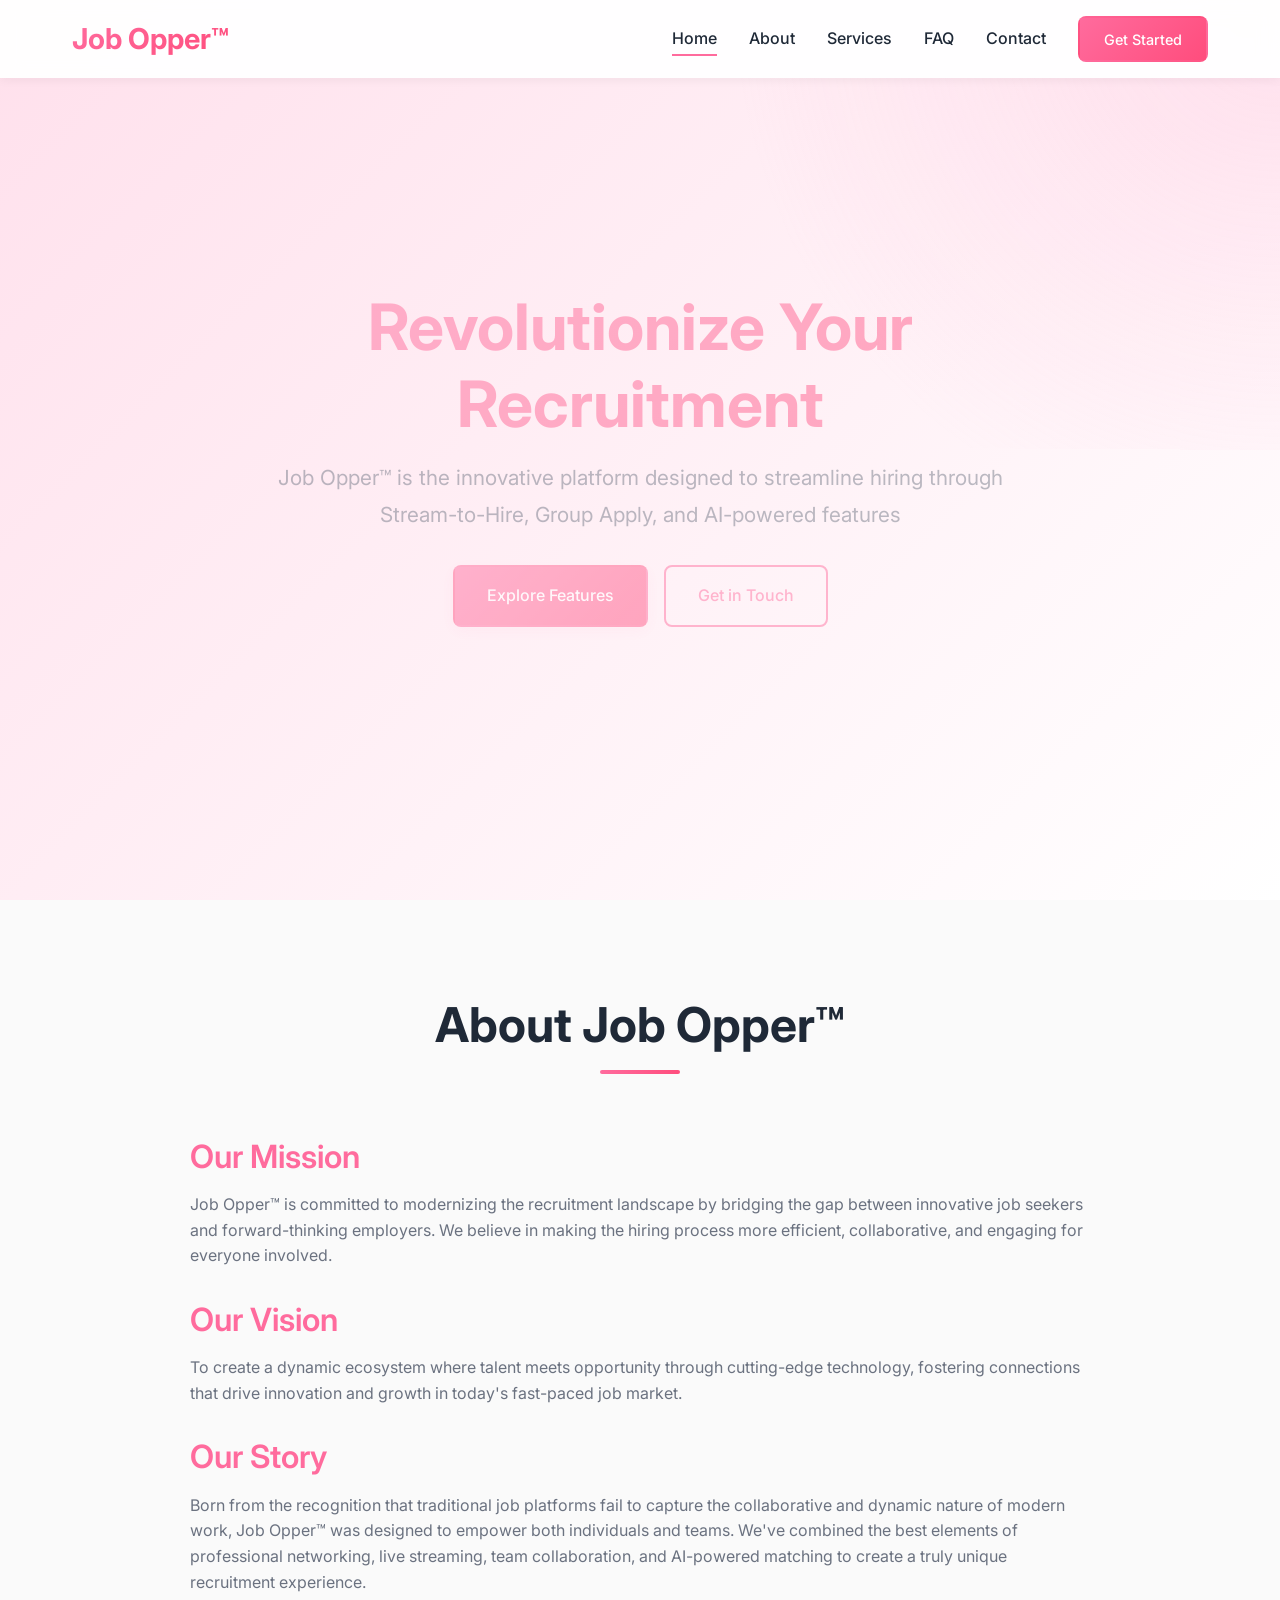
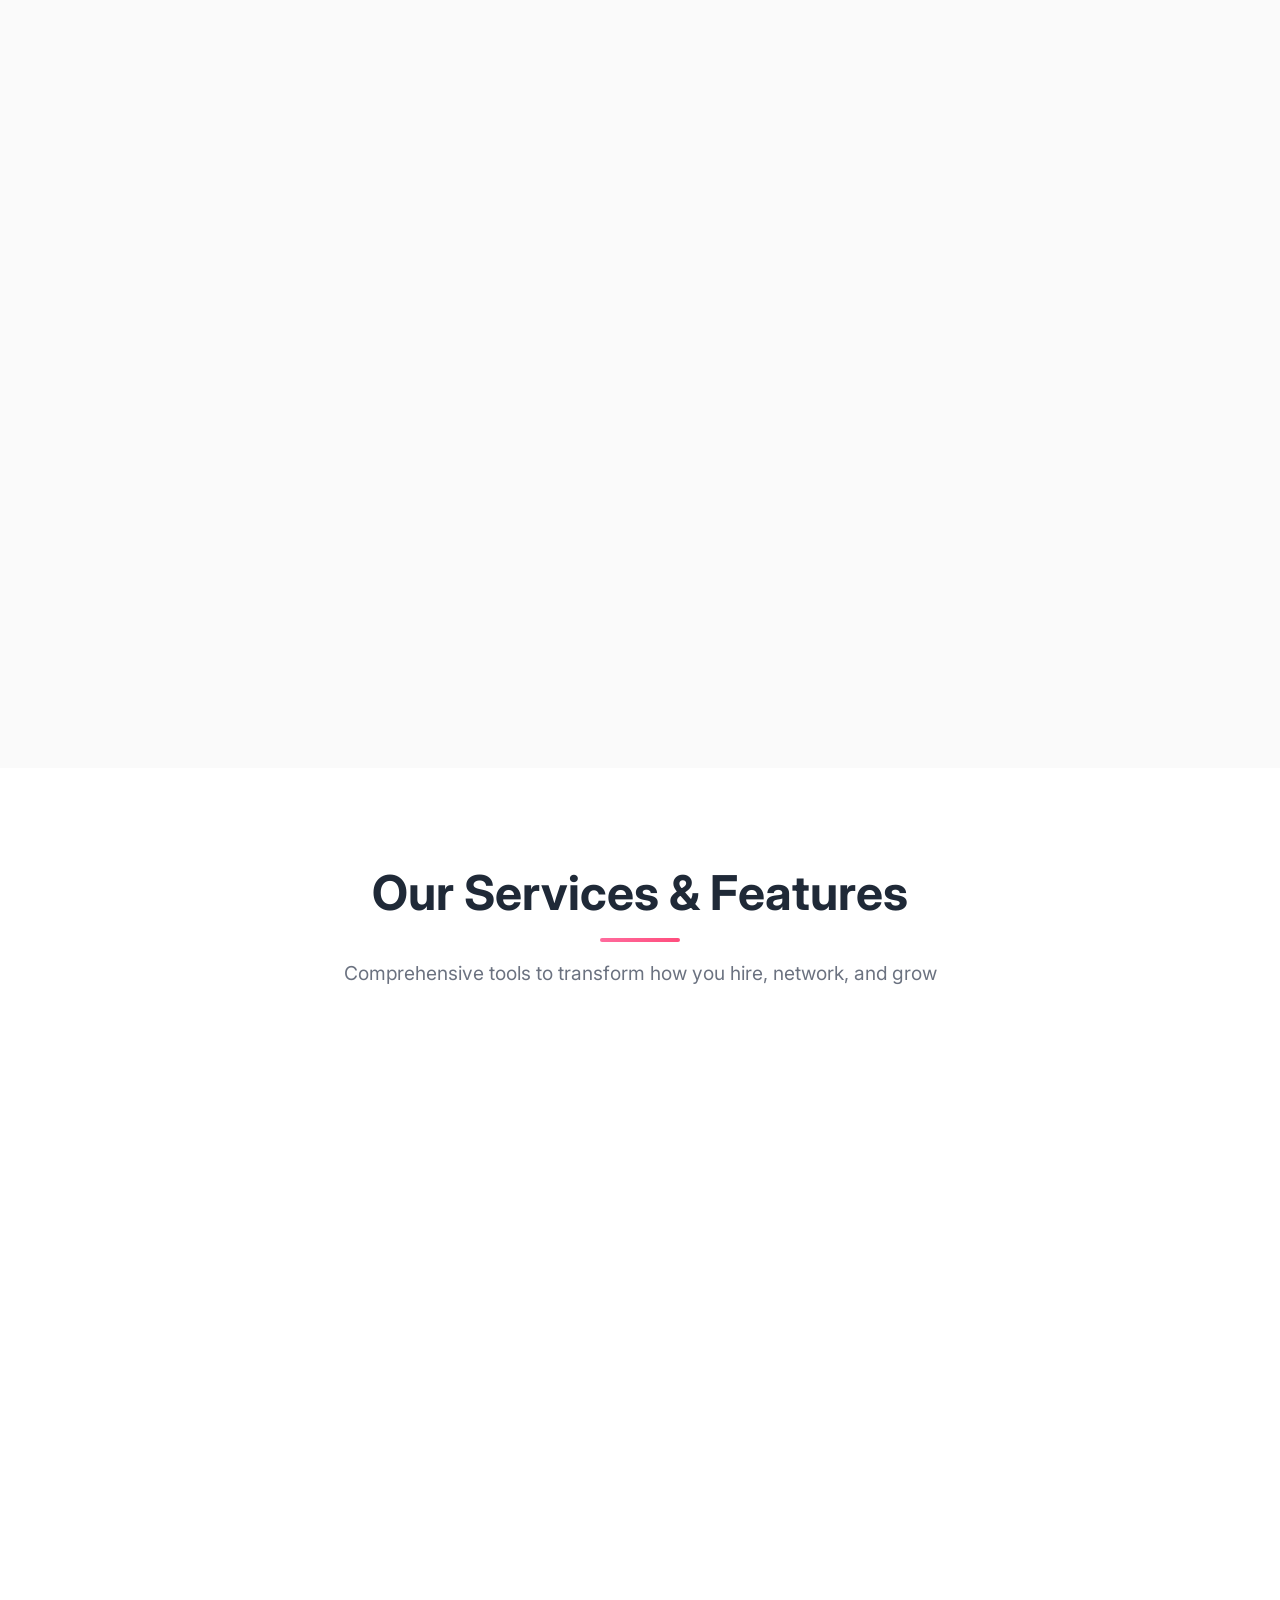
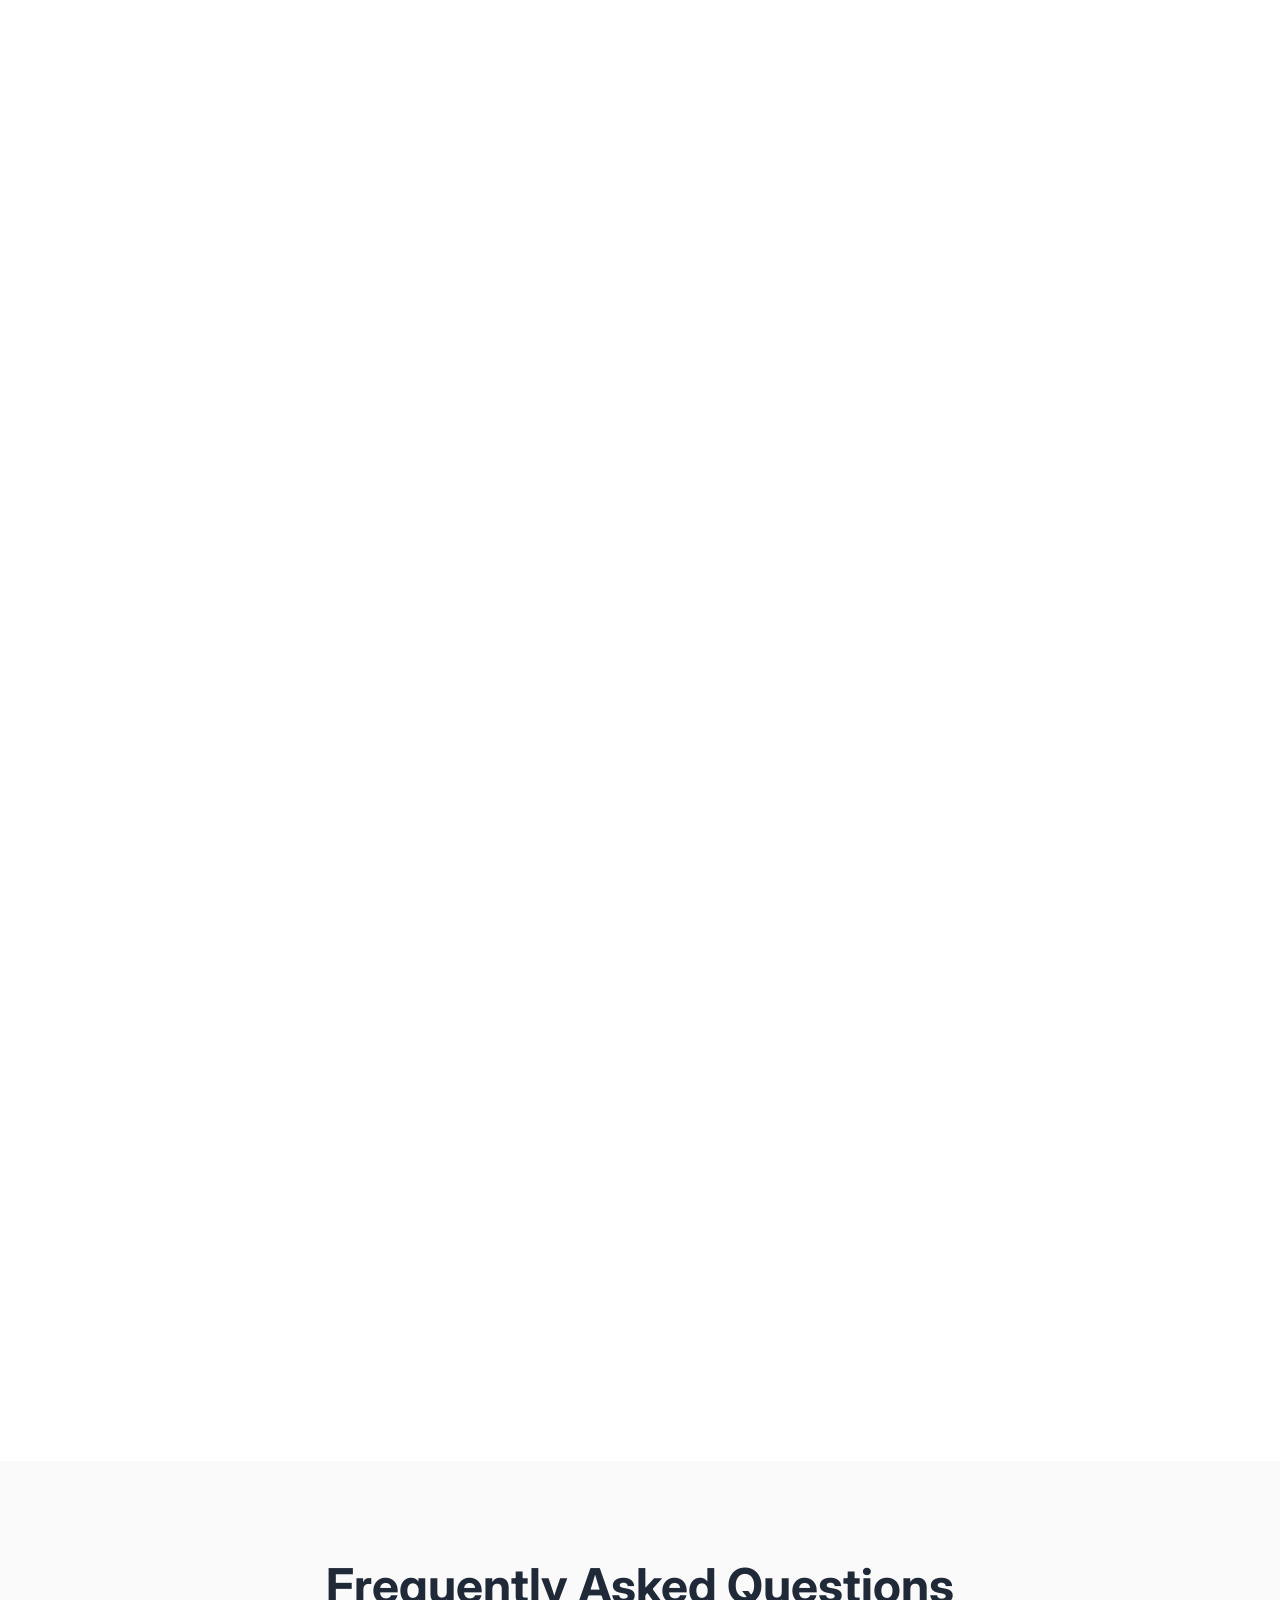
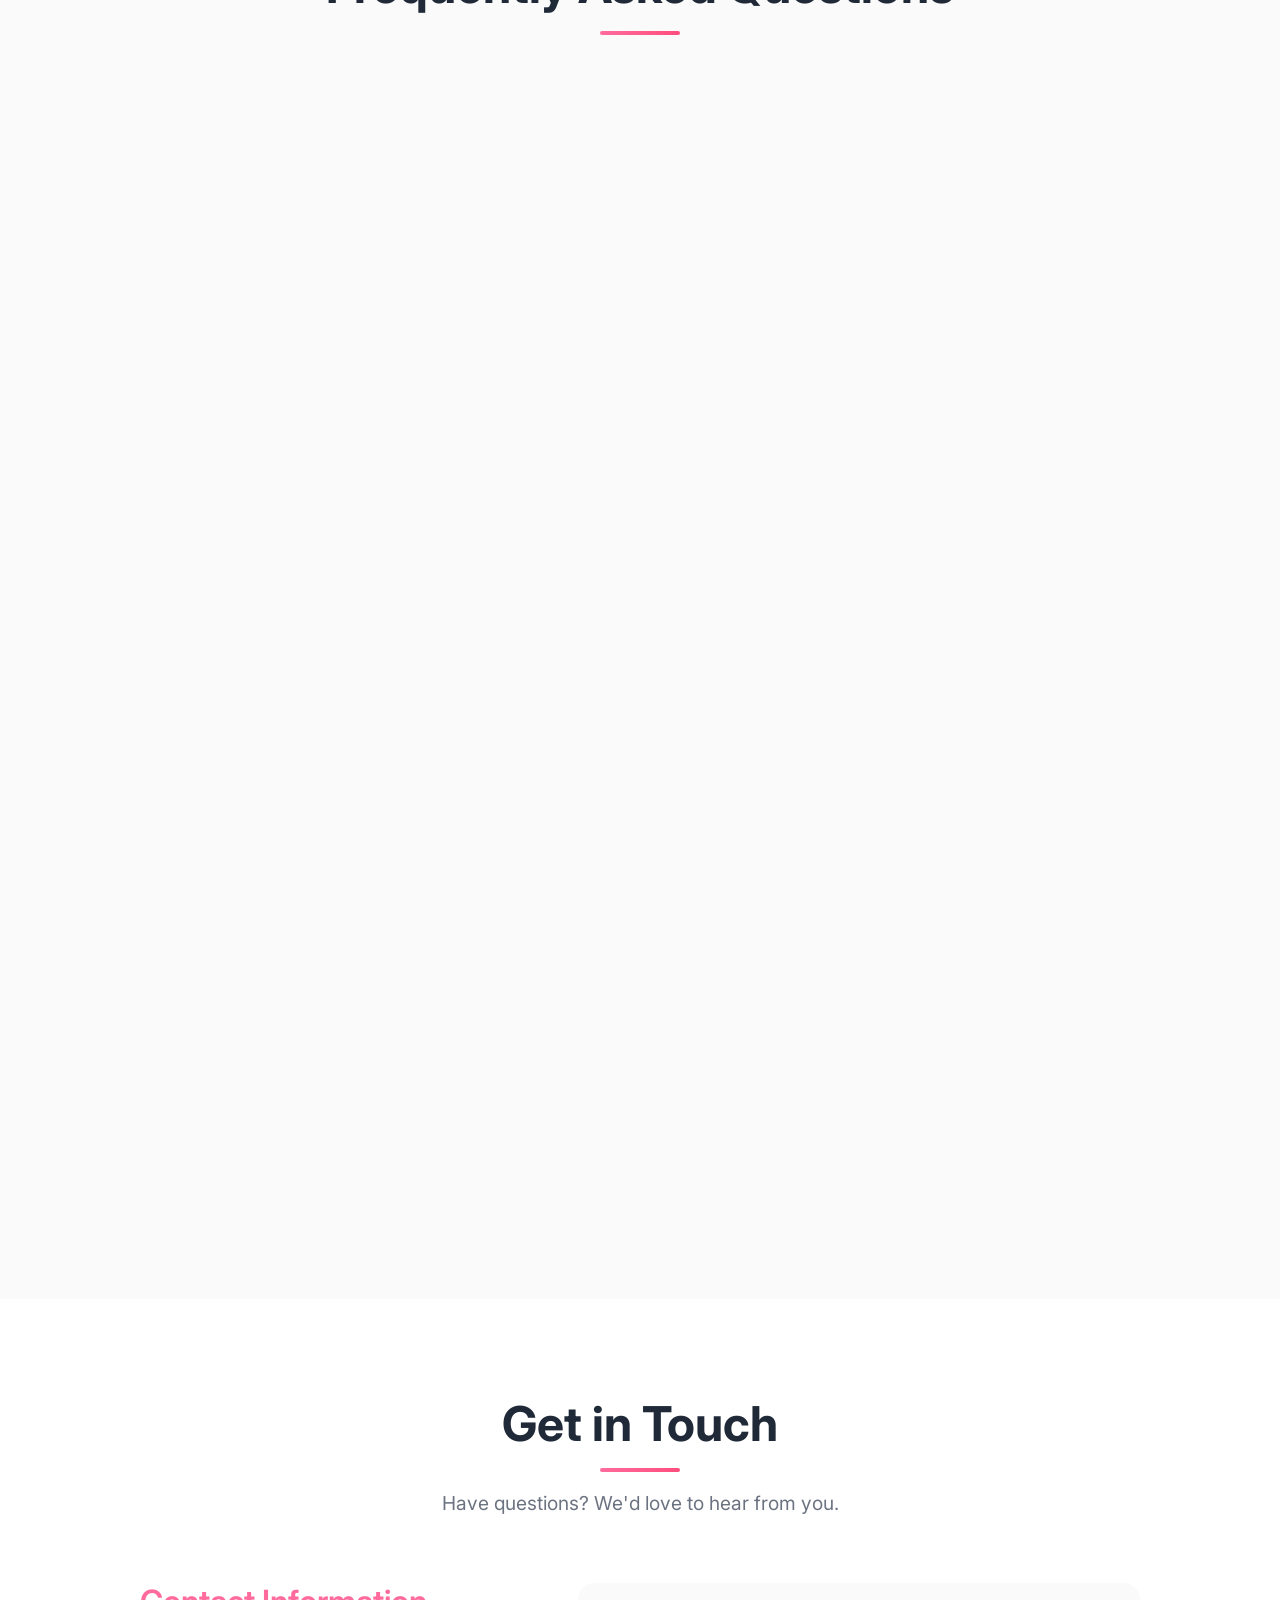
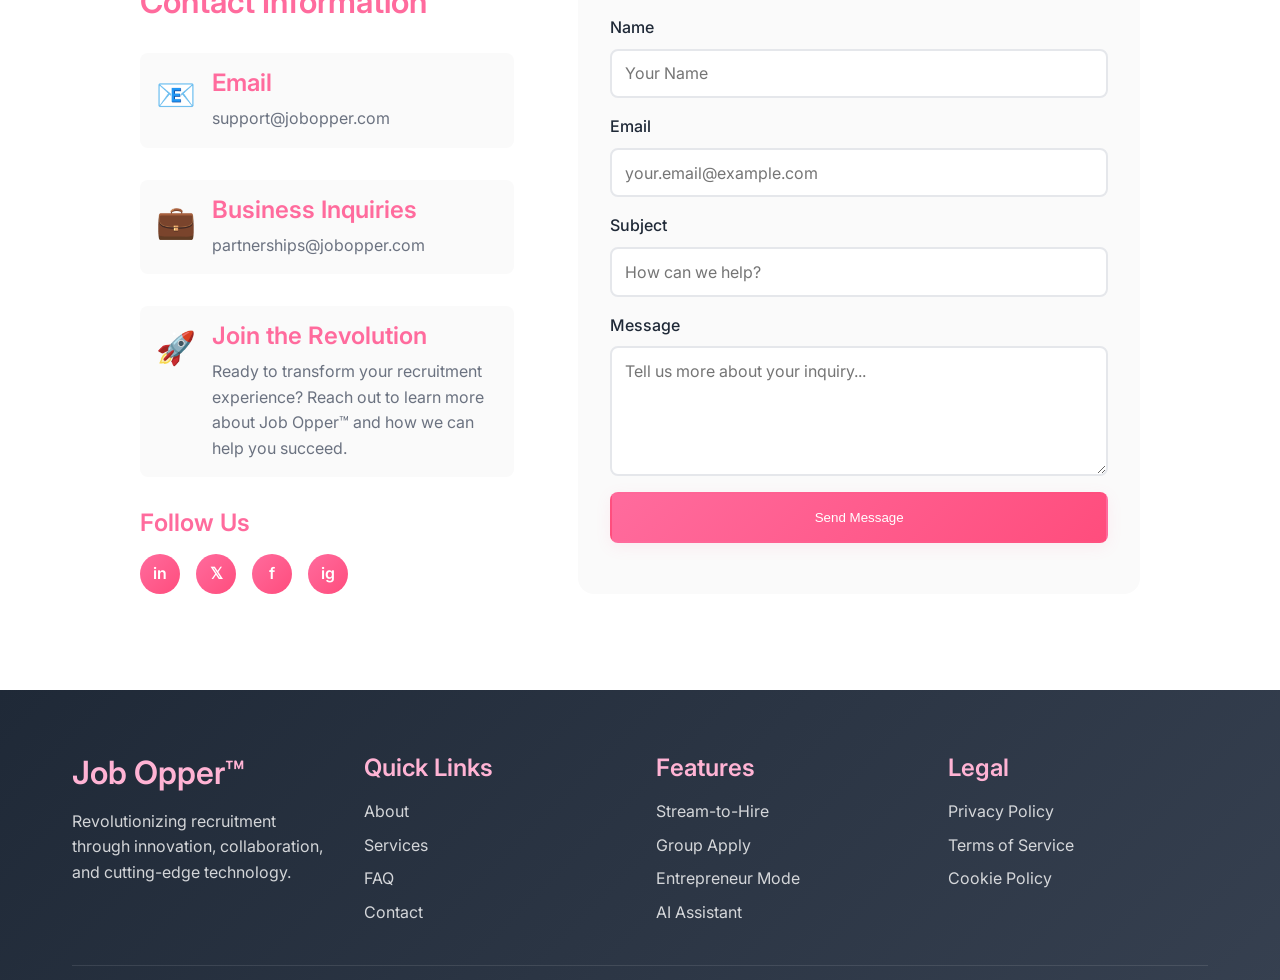
<file: index.html>
<!DOCTYPE html>
<html lang="en">
<head>
    <meta charset="UTF-8">
    <meta name="viewport" content="width=device-width, initial-scale=1.0">
    <meta http-equiv="refresh" content="0; url=job-opper-website/index.html">
    <title>Redirecting to Job Opper™...</title>
    <style>
        body {
            font-family: 'Inter', sans-serif;
            display: flex;
            justify-content: center;
            align-items: center;
            height: 100vh;
            margin: 0;
            background: linear-gradient(135deg, #ffe0ec 0%, #ffffff 100%);
        }
        .loader {
            text-align: center;
        }
        .spinner {
            width: 50px;
            height: 50px;
            border: 5px solid #ffe0ec;
            border-top: 5px solid #ff6b9d;
            border-radius: 50%;
            animation: spin 1s linear infinite;
            margin: 0 auto 20px;
        }
        @keyframes spin {
            0% { transform: rotate(0deg); }
            100% { transform: rotate(360deg); }
        }
        h1 {
            color: #ff6b9d;
            font-size: 24px;
        }
        p {
            color: #6b7280;
        }
        a {
            color: #ff6b9d;
            text-decoration: none;
            font-weight: 600;
        }
    </style>
</head>
<body>
    <div class="loader">
        <div class="spinner"></div>
        <h1>Redirecting to Job Opper™...</h1>
        <p>If you are not redirected, <a href="job-opper-website/index.html">click here</a>.</p>
    </div>
</body>
</html>
</file>
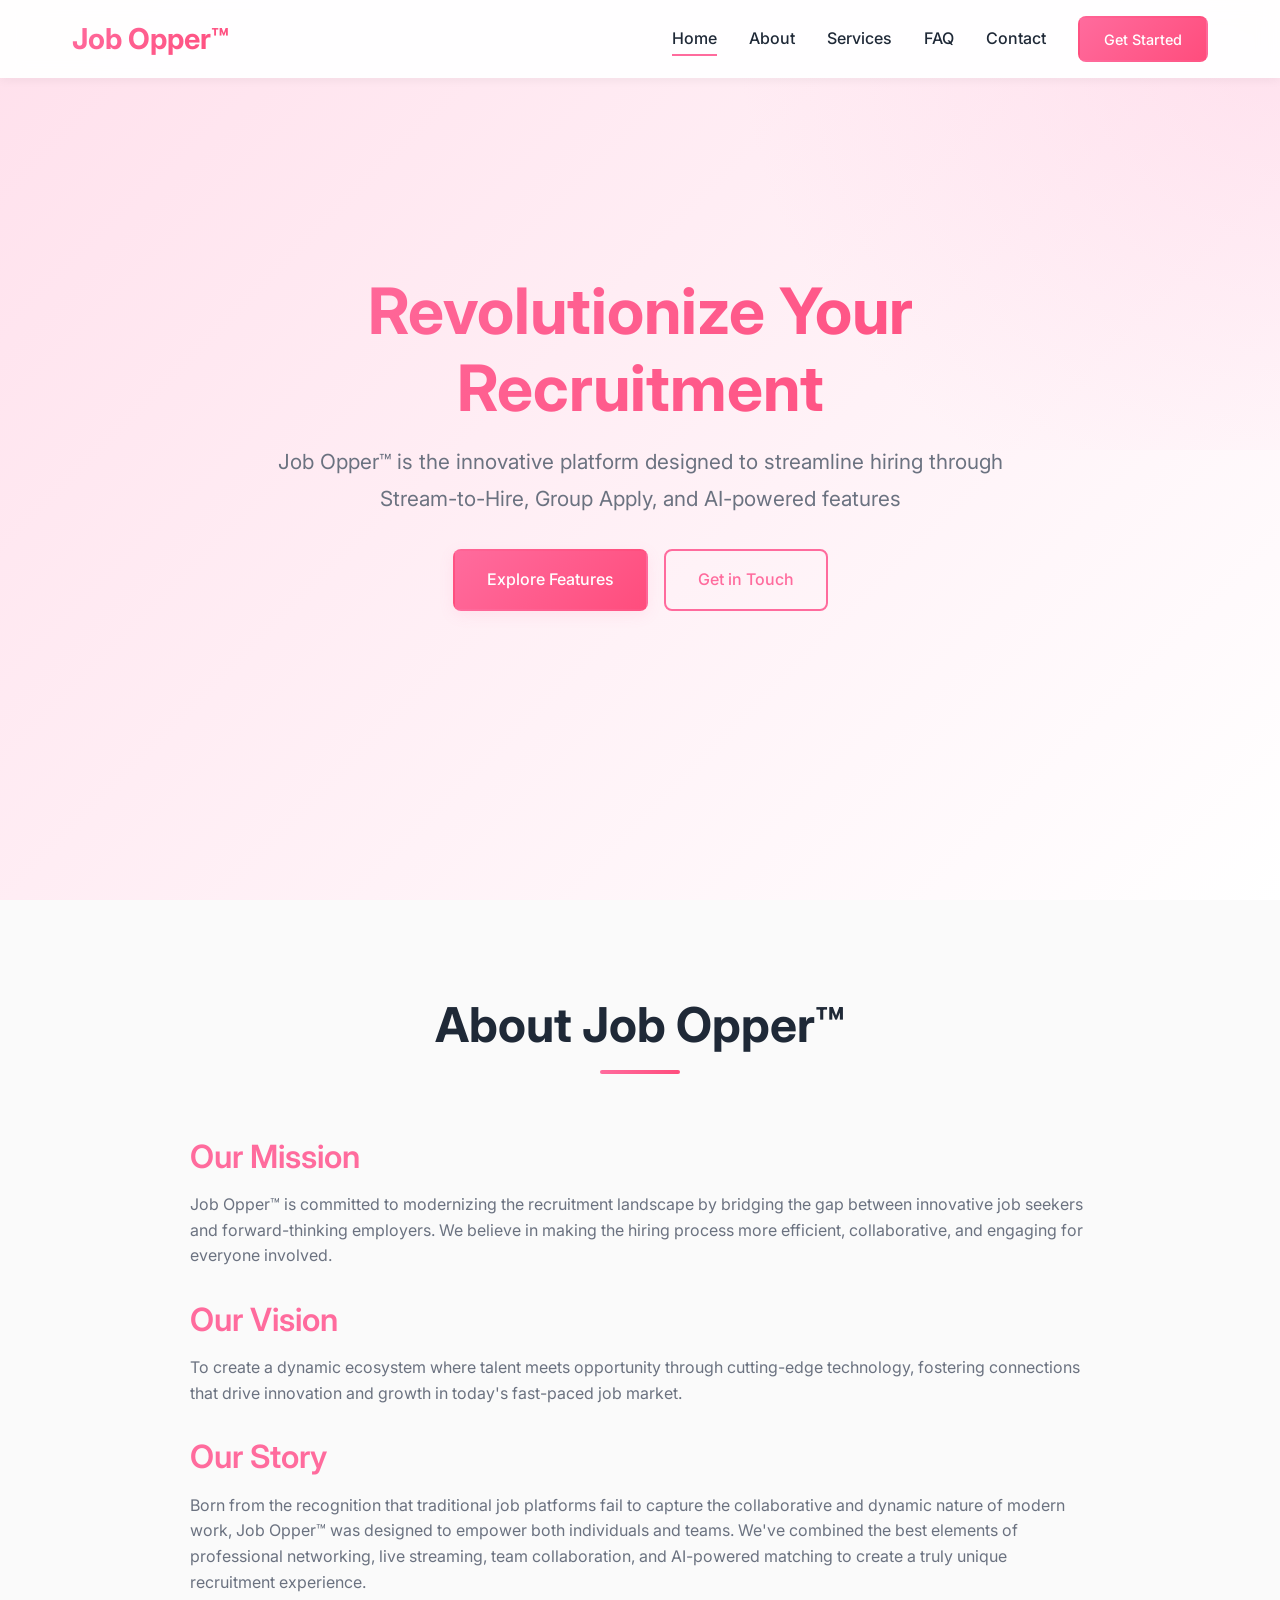
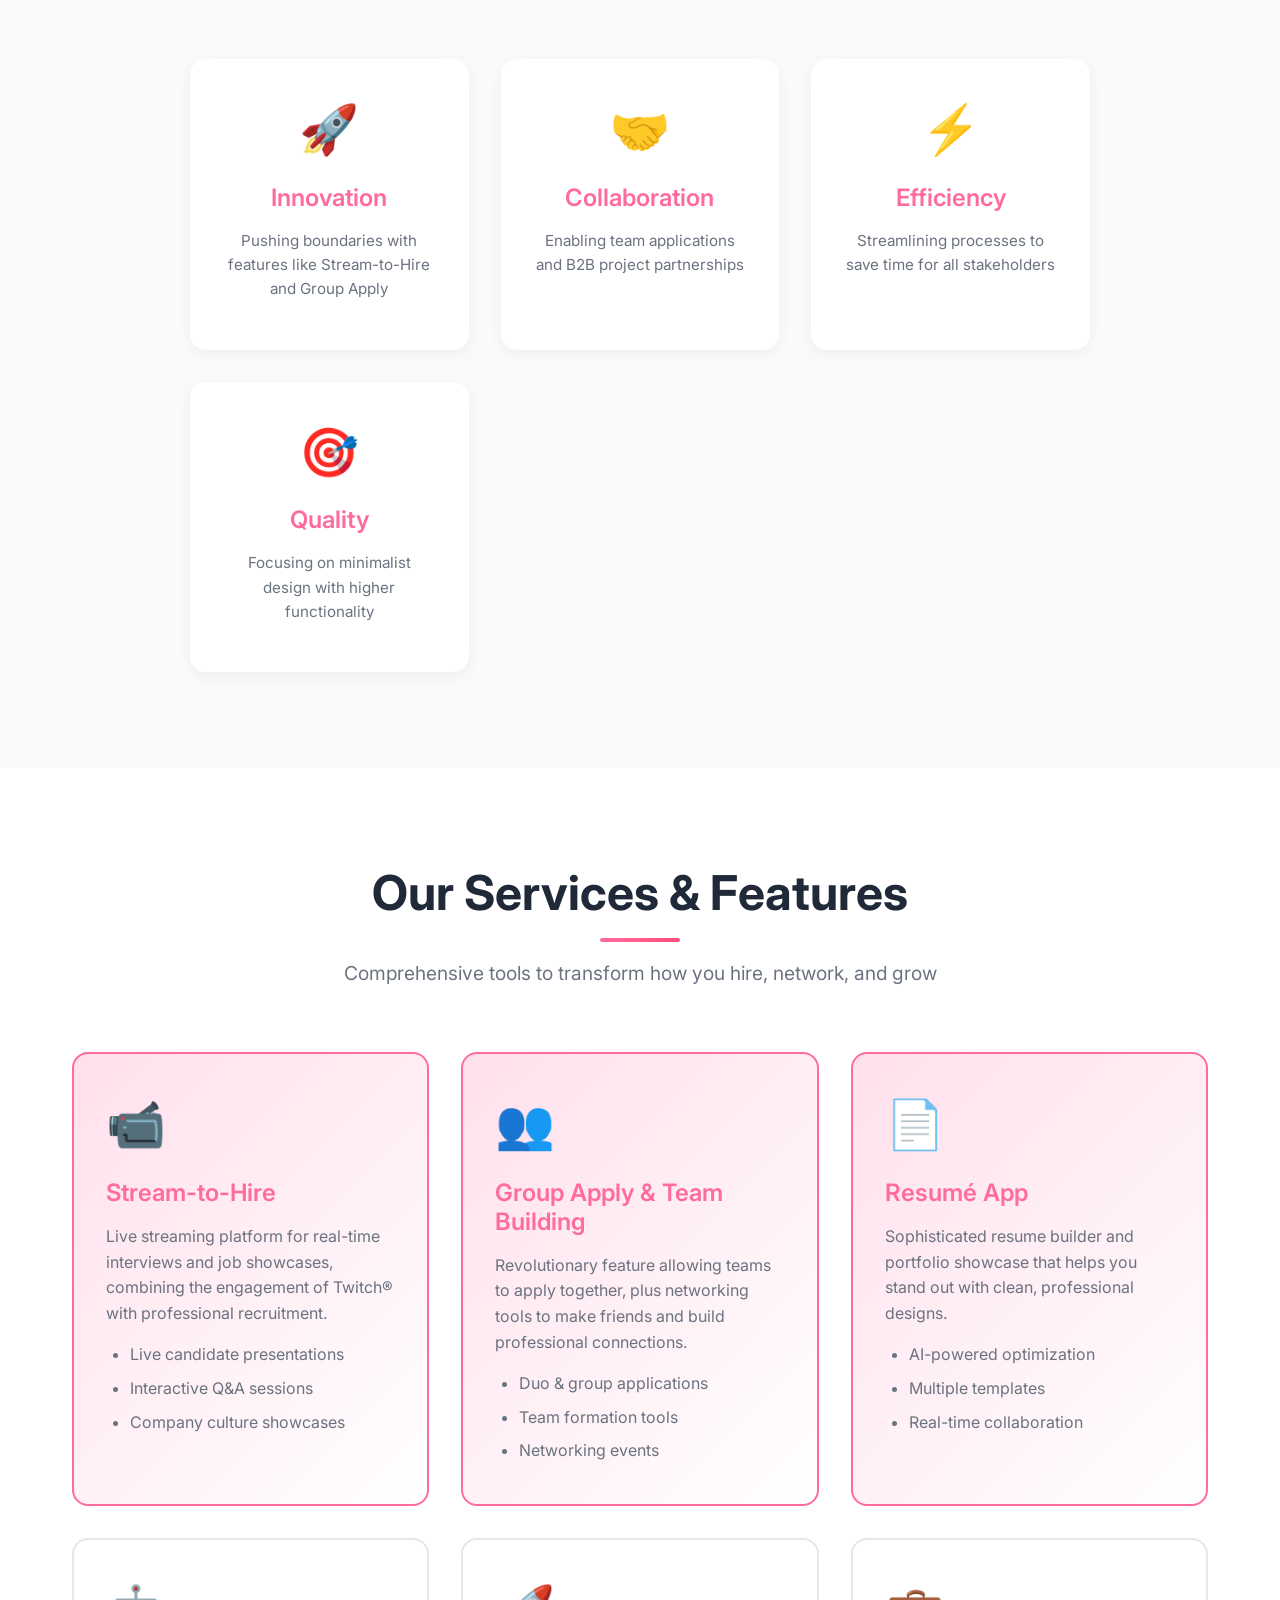
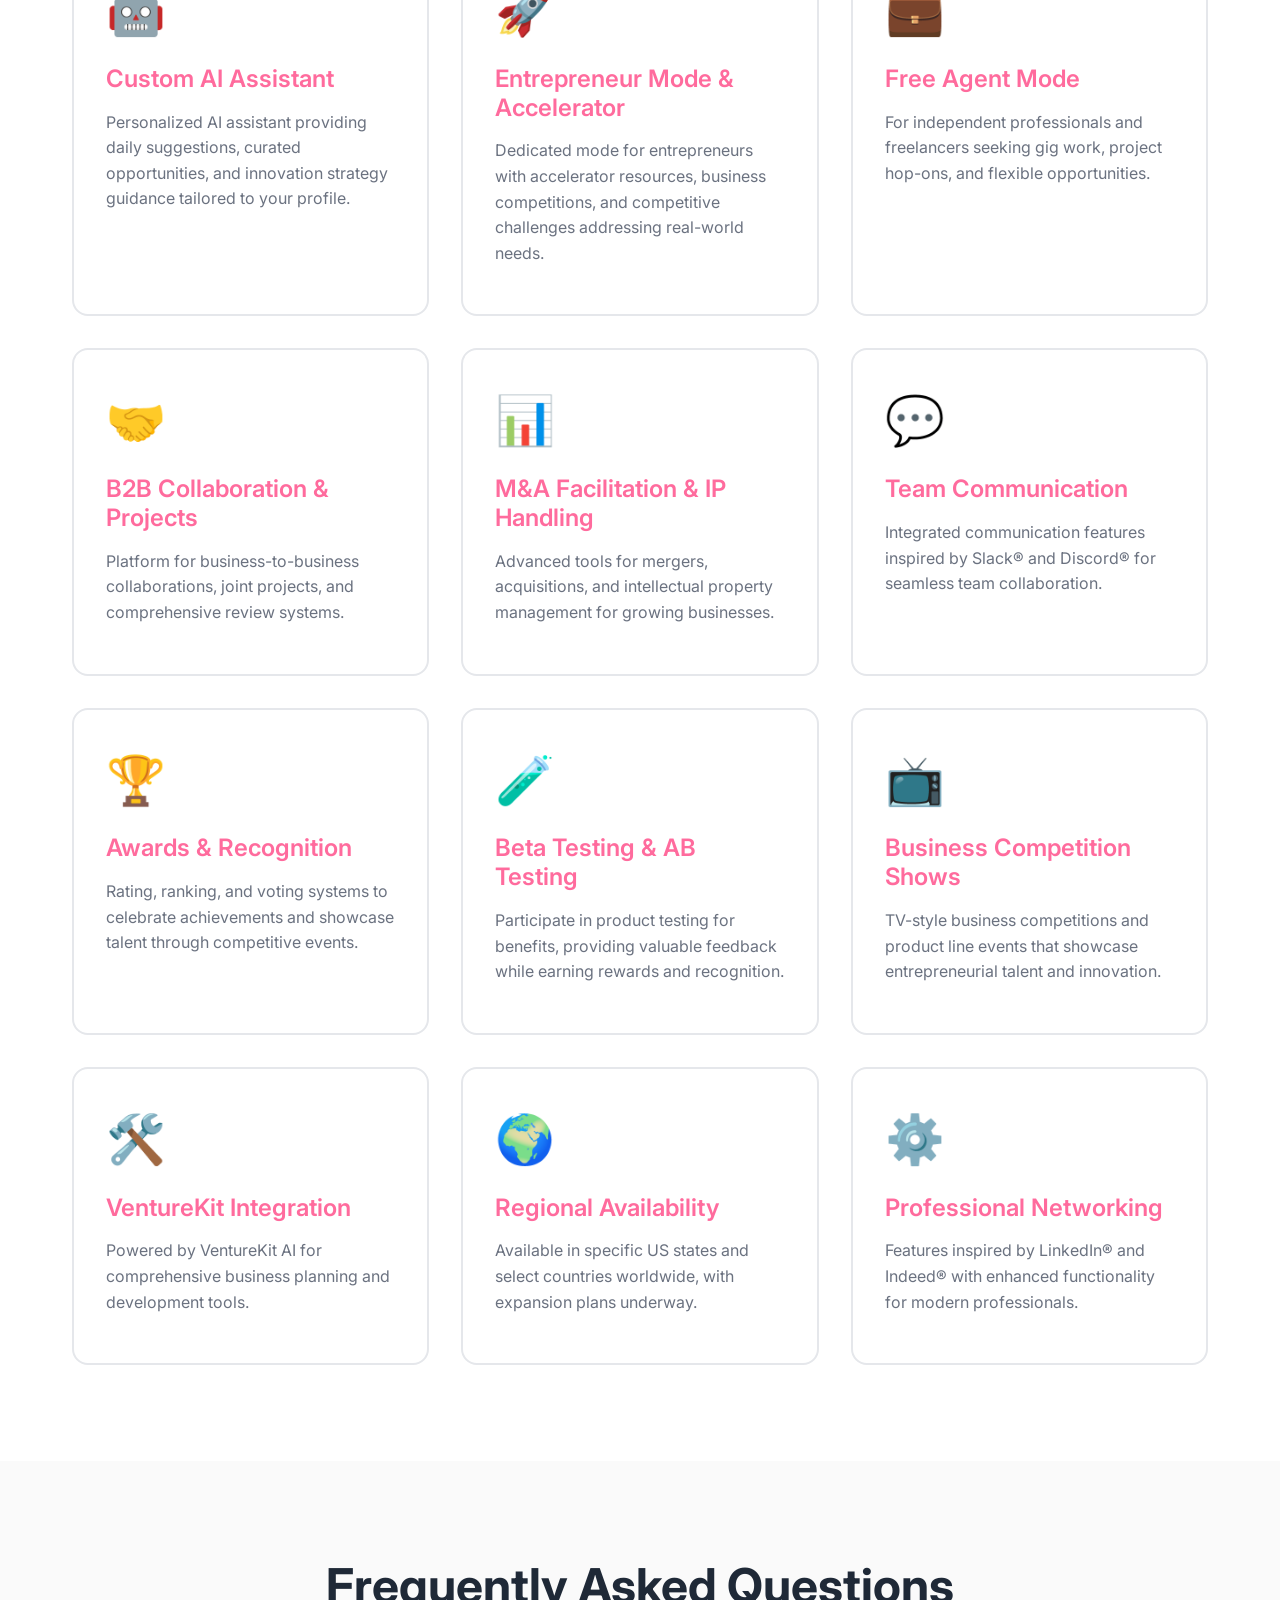
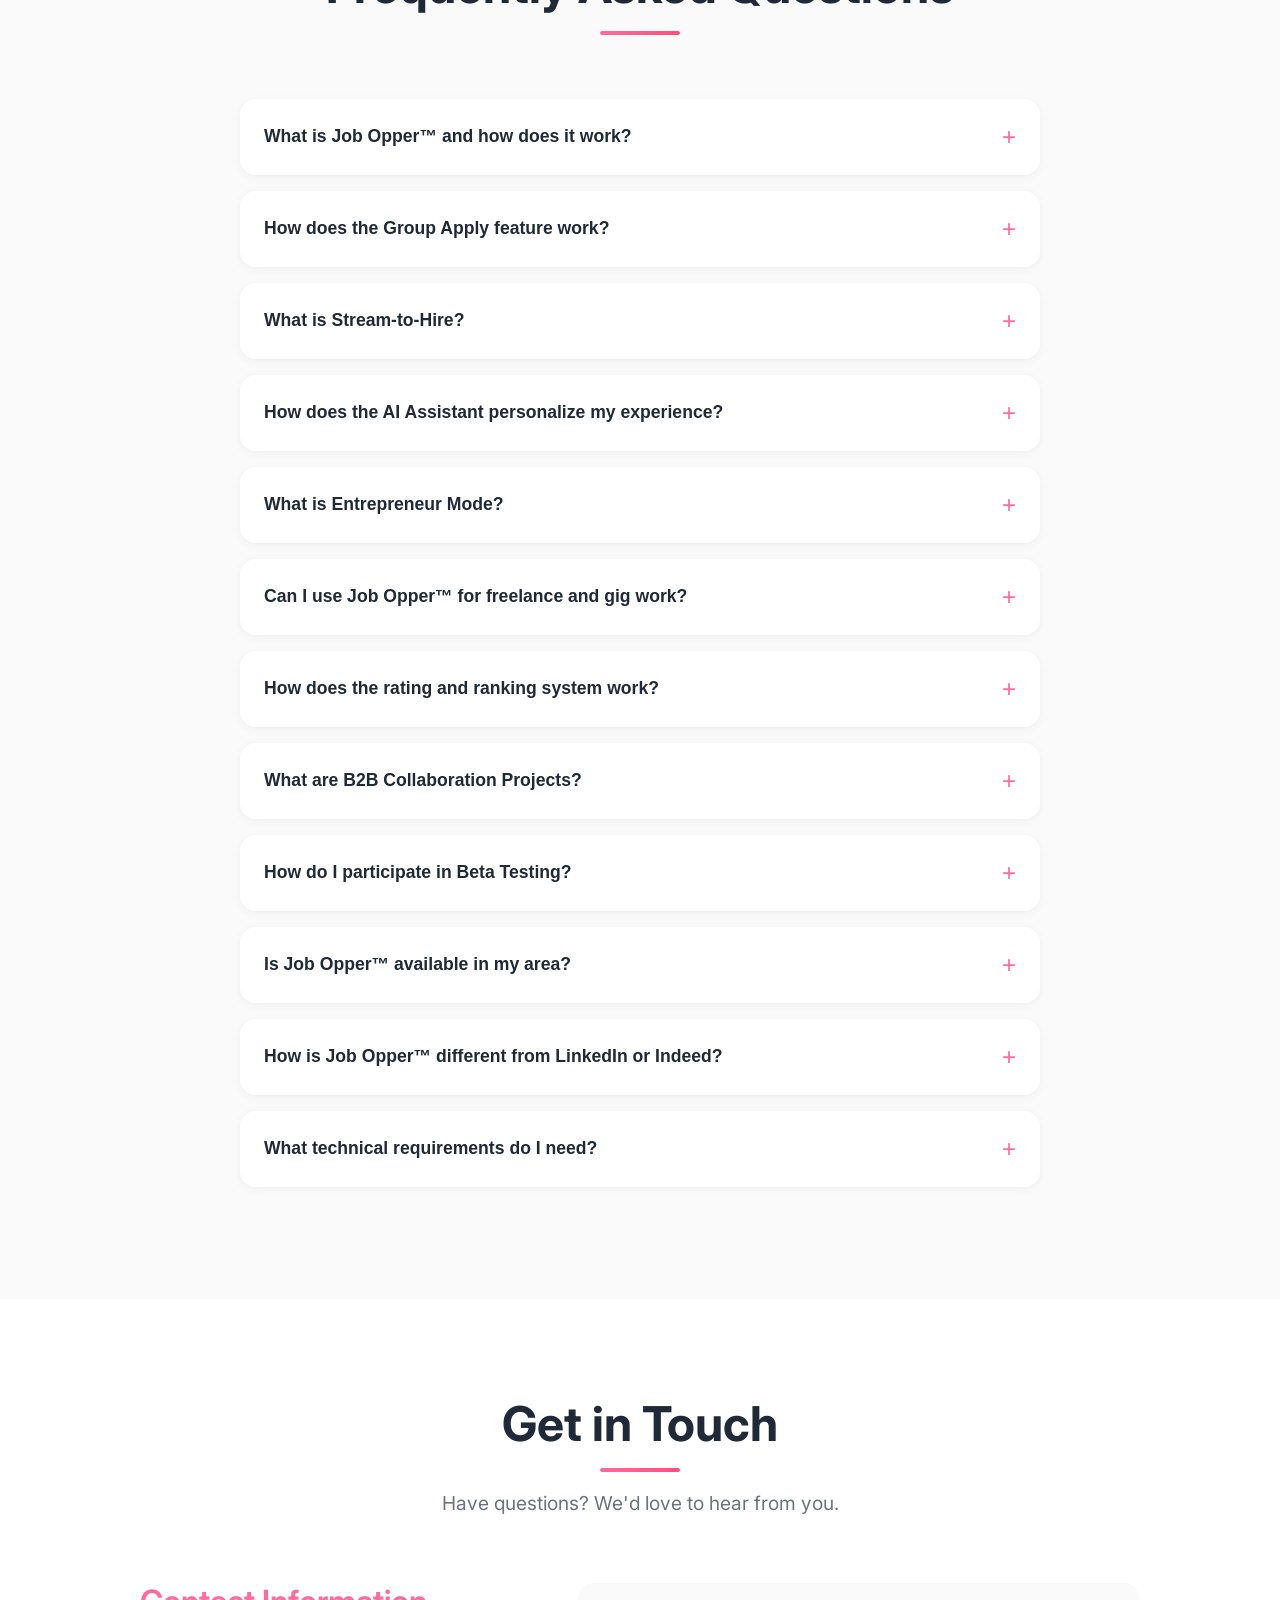
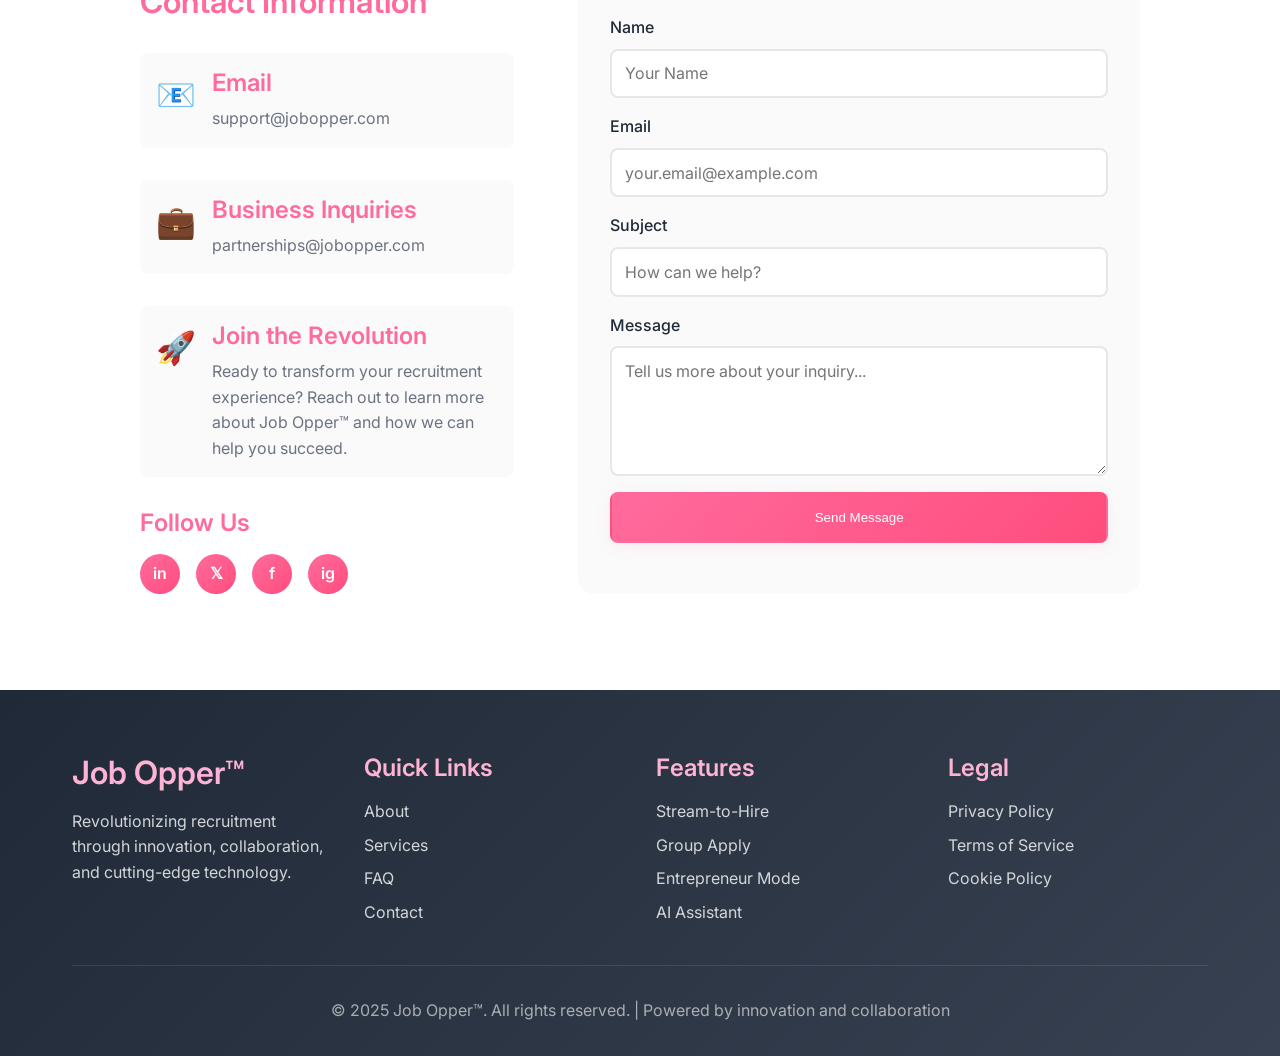
<file: job-opper-website/index.html>
<!DOCTYPE html>
<html lang="en">
<head>
    <meta charset="UTF-8">
    <meta name="viewport" content="width=device-width, initial-scale=1.0">
    <meta name="description" content="Job Opper™ - Streamline your hiring process with Stream-to-Hire, Group Apply, and innovative recruitment features">
    <title>Job Opper™ - Modern Recruitment Platform</title>
    <link rel="stylesheet" href="css/styles.css">
    <link rel="preconnect" href="https://fonts.googleapis.com">
    <link rel="preconnect" href="https://fonts.gstatic.com" crossorigin>
    <link href="https://fonts.googleapis.com/css2?family=Inter:wght@300;400;500;600;700&display=swap" rel="stylesheet">
</head>
<body>
    <!-- Navigation -->
    <nav class="navbar">
        <div class="container">
            <div class="nav-brand">
                <h1 class="logo">Job Opper™</h1>
            </div>
            <button class="mobile-menu-toggle" aria-label="Toggle menu">
                <span></span>
                <span></span>
                <span></span>
            </button>
            <ul class="nav-menu">
                <li><a href="#home" class="nav-link active">Home</a></li>
                <li><a href="#about" class="nav-link">About</a></li>
                <li><a href="#services" class="nav-link">Services</a></li>
                <li><a href="#faq" class="nav-link">FAQ</a></li>
                <li><a href="#contact" class="nav-link">Contact</a></li>
                <li><a href="#" class="btn-primary-small">Get Started</a></li>
            </ul>
        </div>
    </nav>

    <!-- Hero Section -->
    <section id="home" class="hero">
        <div class="container">
            <div class="hero-content">
                <h1 class="hero-title">Revolutionize Your Recruitment</h1>
                <p class="hero-subtitle">Job Opper™ is the innovative platform designed to streamline hiring through Stream-to-Hire, Group Apply, and AI-powered features</p>
                <div class="hero-buttons">
                    <a href="#services" class="btn-primary">Explore Features</a>
                    <a href="#contact" class="btn-secondary">Get in Touch</a>
                </div>
            </div>
        </div>
    </section>

    <!-- About Section -->
    <section id="about" class="about">
        <div class="container">
            <div class="section-header">
                <h2 class="section-title">About Job Opper™</h2>
                <div class="title-underline"></div>
            </div>
            <div class="about-content">
                <div class="about-text">
                    <h3>Our Mission</h3>
                    <p>Job Opper™ is committed to modernizing the recruitment landscape by bridging the gap between innovative job seekers and forward-thinking employers. We believe in making the hiring process more efficient, collaborative, and engaging for everyone involved.</p>

                    <h3>Our Vision</h3>
                    <p>To create a dynamic ecosystem where talent meets opportunity through cutting-edge technology, fostering connections that drive innovation and growth in today's fast-paced job market.</p>

                    <h3>Our Story</h3>
                    <p>Born from the recognition that traditional job platforms fail to capture the collaborative and dynamic nature of modern work, Job Opper™ was designed to empower both individuals and teams. We've combined the best elements of professional networking, live streaming, team collaboration, and AI-powered matching to create a truly unique recruitment experience.</p>

                    <div class="values-grid">
                        <div class="value-card">
                            <div class="value-icon">🚀</div>
                            <h4>Innovation</h4>
                            <p>Pushing boundaries with features like Stream-to-Hire and Group Apply</p>
                        </div>
                        <div class="value-card">
                            <div class="value-icon">🤝</div>
                            <h4>Collaboration</h4>
                            <p>Enabling team applications and B2B project partnerships</p>
                        </div>
                        <div class="value-card">
                            <div class="value-icon">⚡</div>
                            <h4>Efficiency</h4>
                            <p>Streamlining processes to save time for all stakeholders</p>
                        </div>
                        <div class="value-card">
                            <div class="value-icon">🎯</div>
                            <h4>Quality</h4>
                            <p>Focusing on minimalist design with higher functionality</p>
                        </div>
                    </div>
                </div>
            </div>
        </div>
    </section>

    <!-- Services Section -->
    <section id="services" class="services">
        <div class="container">
            <div class="section-header">
                <h2 class="section-title">Our Services & Features</h2>
                <div class="title-underline"></div>
                <p class="section-subtitle">Comprehensive tools to transform how you hire, network, and grow</p>
            </div>
            <div class="services-grid">
                <!-- Core Features -->
                <div class="service-card featured">
                    <div class="service-icon">📹</div>
                    <h3>Stream-to-Hire</h3>
                    <p>Live streaming platform for real-time interviews and job showcases, combining the engagement of Twitch® with professional recruitment.</p>
                    <ul class="feature-list">
                        <li>Live candidate presentations</li>
                        <li>Interactive Q&A sessions</li>
                        <li>Company culture showcases</li>
                    </ul>
                </div>

                <div class="service-card featured">
                    <div class="service-icon">👥</div>
                    <h3>Group Apply & Team Building</h3>
                    <p>Revolutionary feature allowing teams to apply together, plus networking tools to make friends and build professional connections.</p>
                    <ul class="feature-list">
                        <li>Duo & group applications</li>
                        <li>Team formation tools</li>
                        <li>Networking events</li>
                    </ul>
                </div>

                <div class="service-card featured">
                    <div class="service-icon">📄</div>
                    <h3>Resumé App</h3>
                    <p>Sophisticated resume builder and portfolio showcase that helps you stand out with clean, professional designs.</p>
                    <ul class="feature-list">
                        <li>AI-powered optimization</li>
                        <li>Multiple templates</li>
                        <li>Real-time collaboration</li>
                    </ul>
                </div>

                <!-- Additional Features -->
                <div class="service-card">
                    <div class="service-icon">🤖</div>
                    <h3>Custom AI Assistant</h3>
                    <p>Personalized AI assistant providing daily suggestions, curated opportunities, and innovation strategy guidance tailored to your profile.</p>
                </div>

                <div class="service-card">
                    <div class="service-icon">🚀</div>
                    <h3>Entrepreneur Mode & Accelerator</h3>
                    <p>Dedicated mode for entrepreneurs with accelerator resources, business competitions, and competitive challenges addressing real-world needs.</p>
                </div>

                <div class="service-card">
                    <div class="service-icon">💼</div>
                    <h3>Free Agent Mode</h3>
                    <p>For independent professionals and freelancers seeking gig work, project hop-ons, and flexible opportunities.</p>
                </div>

                <div class="service-card">
                    <div class="service-icon">🤝</div>
                    <h3>B2B Collaboration & Projects</h3>
                    <p>Platform for business-to-business collaborations, joint projects, and comprehensive review systems.</p>
                </div>

                <div class="service-card">
                    <div class="service-icon">📊</div>
                    <h3>M&A Facilitation & IP Handling</h3>
                    <p>Advanced tools for mergers, acquisitions, and intellectual property management for growing businesses.</p>
                </div>

                <div class="service-card">
                    <div class="service-icon">💬</div>
                    <h3>Team Communication</h3>
                    <p>Integrated communication features inspired by Slack® and Discord® for seamless team collaboration.</p>
                </div>

                <div class="service-card">
                    <div class="service-icon">🏆</div>
                    <h3>Awards & Recognition</h3>
                    <p>Rating, ranking, and voting systems to celebrate achievements and showcase talent through competitive events.</p>
                </div>

                <div class="service-card">
                    <div class="service-icon">🧪</div>
                    <h3>Beta Testing & AB Testing</h3>
                    <p>Participate in product testing for benefits, providing valuable feedback while earning rewards and recognition.</p>
                </div>

                <div class="service-card">
                    <div class="service-icon">📺</div>
                    <h3>Business Competition Shows</h3>
                    <p>TV-style business competitions and product line events that showcase entrepreneurial talent and innovation.</p>
                </div>

                <div class="service-card">
                    <div class="service-icon">🛠️</div>
                    <h3>VentureKit Integration</h3>
                    <p>Powered by VentureKit AI for comprehensive business planning and development tools.</p>
                </div>

                <div class="service-card">
                    <div class="service-icon">🌍</div>
                    <h3>Regional Availability</h3>
                    <p>Available in specific US states and select countries worldwide, with expansion plans underway.</p>
                </div>

                <div class="service-card">
                    <div class="service-icon">⚙️</div>
                    <h3>Professional Networking</h3>
                    <p>Features inspired by LinkedIn® and Indeed® with enhanced functionality for modern professionals.</p>
                </div>
            </div>
        </div>
    </section>

    <!-- FAQ Section -->
    <section id="faq" class="faq">
        <div class="container">
            <div class="section-header">
                <h2 class="section-title">Frequently Asked Questions</h2>
                <div class="title-underline"></div>
            </div>
            <div class="faq-container">
                <div class="faq-item">
                    <button class="faq-question">
                        <span>What is Job Opper™ and how does it work?</span>
                        <span class="faq-toggle">+</span>
                    </button>
                    <div class="faq-answer">
                        <p>Job Opper™ is a comprehensive recruitment and networking platform that combines professional job searching with innovative features like live streaming, team applications, and AI-powered matching. Users create profiles, explore opportunities through various modes (Free Agent, Entrepreneur, etc.), and connect with employers or collaborators through multiple channels including traditional applications, group applications, and live streams.</p>
                    </div>
                </div>

                <div class="faq-item">
                    <button class="faq-question">
                        <span>How does the Group Apply feature work?</span>
                        <span class="faq-toggle">+</span>
                    </button>
                    <div class="faq-answer">
                        <p>Group Apply allows teams to apply for positions together. You can form groups with friends or colleagues, showcase your collective skills, and apply as a unit. This is perfect for startups looking for founding teams, companies seeking project teams, or groups of professionals who work well together. Employers can see team dynamics and complementary skill sets immediately.</p>
                    </div>
                </div>

                <div class="faq-item">
                    <button class="faq-question">
                        <span>What is Stream-to-Hire?</span>
                        <span class="faq-toggle">+</span>
                    </button>
                    <div class="faq-answer">
                        <p>Stream-to-Hire is our live streaming feature that allows candidates to showcase their skills in real-time and employers to host interactive recruitment events. Think of it as combining Twitch® or Kick® with professional recruitment. You can demonstrate your abilities live, participate in coding challenges, or attend virtual career fairs with real-time interaction.</p>
                    </div>
                </div>

                <div class="faq-item">
                    <button class="faq-question">
                        <span>How does the AI Assistant personalize my experience?</span>
                        <span class="faq-toggle">+</span>
                    </button>
                    <div class="faq-answer">
                        <p>Your custom AI Assistant analyzes your profile, skills, preferences, and career goals to provide daily personalized suggestions. It curates job opportunities, recommends projects, suggests networking connections, and offers innovation strategy advice. The more you use Job Opper™, the smarter your AI Assistant becomes at understanding your unique needs.</p>
                    </div>
                </div>

                <div class="faq-item">
                    <button class="faq-question">
                        <span>What is Entrepreneur Mode?</span>
                        <span class="faq-toggle">+</span>
                    </button>
                    <div class="faq-answer">
                        <p>Entrepreneur Mode is a dedicated experience for startup founders and business owners. It provides access to accelerator programs, business competitions, M&A facilitation tools, IP handling resources, and VentureKit integration for business planning. You can also participate in competitive business challenges that address real-world problems while accessing resources to #GetterDone.</p>
                    </div>
                </div>

                <div class="faq-item">
                    <button class="faq-question">
                        <span>Can I use Job Opper™ for freelance and gig work?</span>
                        <span class="faq-toggle">+</span>
                    </button>
                    <div class="faq-answer">
                        <p>Absolutely! Free Agent Mode is designed specifically for freelancers, contractors, and gig workers. You can find short-term projects, participate in project hop-ons, showcase your portfolio through the Resumé App, and connect with businesses looking for specialized skills. The platform supports various engagement types from one-off gigs to ongoing contracts.</p>
                    </div>
                </div>

                <div class="faq-item">
                    <button class="faq-question">
                        <span>How does the rating and ranking system work?</span>
                        <span class="faq-toggle">+</span>
                    </button>
                    <div class="faq-answer">
                        <p>Job Opper™ features a comprehensive rating, ranking, and voting system where both employers and candidates can receive feedback. Build your reputation through successful projects, positive reviews, awards, and competition performance. Higher ratings increase visibility and access to premium opportunities. All ratings are verified and tied to actual engagements.</p>
                    </div>
                </div>

                <div class="faq-item">
                    <button class="faq-question">
                        <span>What are B2B Collaboration Projects?</span>
                        <span class="faq-toggle">+</span>
                    </button>
                    <div class="faq-answer">
                        <p>B2B Collaboration Projects allow businesses to connect and work together on joint ventures, partnerships, and collaborative initiatives. Companies can post project opportunities, find complementary businesses, manage partnerships, and leave detailed reviews. It's a powerful tool for companies looking to expand capabilities through strategic partnerships.</p>
                    </div>
                </div>

                <div class="faq-item">
                    <button class="faq-question">
                        <span>How do I participate in Beta Testing?</span>
                        <span class="faq-toggle">+</span>
                    </button>
                    <div class="faq-answer">
                        <p>Job Opper™ offers beta testing and AB testing opportunities where you can test new products and features for benefits. Sign up through your profile to become a tester, receive invitations to testing programs, provide valuable feedback, and earn rewards. It's a great way to gain early access to innovations while building your profile and earning recognition.</p>
                    </div>
                </div>

                <div class="faq-item">
                    <button class="faq-question">
                        <span>Is Job Opper™ available in my area?</span>
                        <span class="faq-toggle">+</span>
                    </button>
                    <div class="faq-answer">
                        <p>Job Opper™ is currently available in specific US states and select countries worldwide. We're continuously expanding our regional availability. Check our website or contact support to confirm if the platform is available in your location. We're working hard to bring Job Opper™ to more regions soon!</p>
                    </div>
                </div>

                <div class="faq-item">
                    <button class="faq-question">
                        <span>How is Job Opper™ different from LinkedIn or Indeed?</span>
                        <span class="faq-toggle">+</span>
                    </button>
                    <div class="faq-answer">
                        <p>While Job Opper™ includes some professional networking features similar to LinkedIn® and job search capabilities like Indeed®, we go far beyond traditional platforms. We offer live streaming recruitment, team applications, entrepreneur-specific tools, AI-powered personalization, business competitions, project collaborations, and a more minimalist design with higher quality functionality. We're built for the modern, collaborative, and dynamic nature of today's work environment.</p>
                    </div>
                </div>

                <div class="faq-item">
                    <button class="faq-question">
                        <span>What technical requirements do I need?</span>
                        <span class="faq-toggle">+</span>
                    </button>
                    <div class="faq-answer">
                        <p>Job Opper™ is accessible through modern web browsers on desktop, tablet, and mobile devices. For the best experience with Stream-to-Hire features, we recommend a stable internet connection and an updated browser (Chrome, Firefox, Safari, or Edge). Camera and microphone access are required for live streaming features, but not for basic platform use.</p>
                    </div>
                </div>
            </div>
        </div>
    </section>

    <!-- Contact Section -->
    <section id="contact" class="contact">
        <div class="container">
            <div class="section-header">
                <h2 class="section-title">Get in Touch</h2>
                <div class="title-underline"></div>
                <p class="section-subtitle">Have questions? We'd love to hear from you.</p>
            </div>
            <div class="contact-content">
                <div class="contact-info">
                    <h3>Contact Information</h3>
                    <div class="info-item">
                        <div class="info-icon">📧</div>
                        <div>
                            <h4>Email</h4>
                            <p>support@jobopper.com</p>
                        </div>
                    </div>
                    <div class="info-item">
                        <div class="info-icon">💼</div>
                        <div>
                            <h4>Business Inquiries</h4>
                            <p>partnerships@jobopper.com</p>
                        </div>
                    </div>
                    <div class="info-item">
                        <div class="info-icon">🚀</div>
                        <div>
                            <h4>Join the Revolution</h4>
                            <p>Ready to transform your recruitment experience? Reach out to learn more about Job Opper™ and how we can help you succeed.</p>
                        </div>
                    </div>
                    <div class="social-links">
                        <h4>Follow Us</h4>
                        <div class="social-icons">
                            <a href="#" aria-label="LinkedIn" class="social-icon">in</a>
                            <a href="#" aria-label="Twitter" class="social-icon">𝕏</a>
                            <a href="#" aria-label="Facebook" class="social-icon">f</a>
                            <a href="#" aria-label="Instagram" class="social-icon">ig</a>
                        </div>
                    </div>
                </div>
                <div class="contact-form-wrapper">
                    <form class="contact-form" id="contactForm">
                        <div class="form-group">
                            <label for="name">Name</label>
                            <input type="text" id="name" name="name" required placeholder="Your Name">
                        </div>
                        <div class="form-group">
                            <label for="email">Email</label>
                            <input type="email" id="email" name="email" required placeholder="your.email@example.com">
                        </div>
                        <div class="form-group">
                            <label for="subject">Subject</label>
                            <input type="text" id="subject" name="subject" required placeholder="How can we help?">
                        </div>
                        <div class="form-group">
                            <label for="message">Message</label>
                            <textarea id="message" name="message" rows="5" required placeholder="Tell us more about your inquiry..."></textarea>
                        </div>
                        <button type="submit" class="btn-primary">Send Message</button>
                    </form>
                    <div id="formMessage" class="form-message"></div>
                </div>
            </div>
        </div>
    </section>

    <!-- Footer -->
    <footer class="footer">
        <div class="container">
            <div class="footer-content">
                <div class="footer-section">
                    <h3>Job Opper™</h3>
                    <p>Revolutionizing recruitment through innovation, collaboration, and cutting-edge technology.</p>
                </div>
                <div class="footer-section">
                    <h4>Quick Links</h4>
                    <ul>
                        <li><a href="#about">About</a></li>
                        <li><a href="#services">Services</a></li>
                        <li><a href="#faq">FAQ</a></li>
                        <li><a href="#contact">Contact</a></li>
                    </ul>
                </div>
                <div class="footer-section">
                    <h4>Features</h4>
                    <ul>
                        <li><a href="#services">Stream-to-Hire</a></li>
                        <li><a href="#services">Group Apply</a></li>
                        <li><a href="#services">Entrepreneur Mode</a></li>
                        <li><a href="#services">AI Assistant</a></li>
                    </ul>
                </div>
                <div class="footer-section">
                    <h4>Legal</h4>
                    <ul>
                        <li><a href="#">Privacy Policy</a></li>
                        <li><a href="#">Terms of Service</a></li>
                        <li><a href="#">Cookie Policy</a></li>
                    </ul>
                </div>
            </div>
            <div class="footer-bottom">
                <p>&copy; 2025 Job Opper™. All rights reserved. | Powered by innovation and collaboration</p>
            </div>
        </div>
    </footer>

    <script src="js/main.js"></script>
</body>
</html>
</file>
<file: job-opper-website/css/styles.css>
/* ===================================
   Job Opper™ - Clean Pink Theme
   =================================== */

/* CSS Variables */
:root {
    /* Pink Theme Colors */
    --primary-pink: #ff6b9d;
    --primary-pink-dark: #e85589;
    --primary-pink-light: #ffb3d4;
    --secondary-pink: #ffe0ec;
    --accent-pink: #ff4d7d;

    /* Neutral Colors */
    --white: #ffffff;
    --off-white: #fafafa;
    --light-gray: #f5f5f5;
    --gray: #6b7280;
    --dark-gray: #374151;
    --black: #1f2937;

    /* Semantic Colors */
    --text-primary: #1f2937;
    --text-secondary: #6b7280;
    --border-color: #e5e7eb;
    --shadow-color: rgba(255, 107, 157, 0.1);

    /* Spacing */
    --spacing-xs: 0.5rem;
    --spacing-sm: 1rem;
    --spacing-md: 2rem;
    --spacing-lg: 4rem;
    --spacing-xl: 6rem;

    /* Border Radius */
    --radius-sm: 0.5rem;
    --radius-md: 1rem;
    --radius-lg: 1.5rem;

    /* Transitions */
    --transition: all 0.3s ease;
}

/* Reset & Base Styles */
* {
    margin: 0;
    padding: 0;
    box-sizing: border-box;
}

html {
    scroll-behavior: smooth;
}

body {
    font-family: 'Inter', -apple-system, BlinkMacSystemFont, 'Segoe UI', Roboto, Oxygen, Ubuntu, Cantarell, sans-serif;
    line-height: 1.6;
    color: var(--text-primary);
    background-color: var(--white);
    overflow-x: hidden;
}

/* Typography */
h1, h2, h3, h4, h5, h6 {
    line-height: 1.2;
    font-weight: 600;
}

h1 { font-size: 3rem; }
h2 { font-size: 2.5rem; }
h3 { font-size: 2rem; }
h4 { font-size: 1.5rem; }
h5 { font-size: 1.25rem; }
h6 { font-size: 1rem; }

p {
    margin-bottom: 1rem;
    color: var(--text-secondary);
}

a {
    text-decoration: none;
    color: inherit;
    transition: var(--transition);
}

ul {
    list-style: none;
}

/* Container */
.container {
    max-width: 1200px;
    margin: 0 auto;
    padding: 0 var(--spacing-md);
}

/* Buttons */
.btn-primary,
.btn-secondary,
.btn-primary-small {
    display: inline-block;
    padding: 1rem 2rem;
    border-radius: var(--radius-sm);
    font-weight: 500;
    text-align: center;
    cursor: pointer;
    border: 2px solid transparent;
    transition: var(--transition);
}

.btn-primary {
    background: linear-gradient(135deg, var(--primary-pink) 0%, var(--accent-pink) 100%);
    color: var(--white);
    box-shadow: 0 4px 15px var(--shadow-color);
}

.btn-primary:hover {
    transform: translateY(-2px);
    box-shadow: 0 6px 20px var(--shadow-color);
}

.btn-secondary {
    background: transparent;
    color: var(--primary-pink);
    border-color: var(--primary-pink);
}

.btn-secondary:hover {
    background: var(--primary-pink);
    color: var(--white);
}

.btn-primary-small {
    padding: 0.6rem 1.5rem;
    background: linear-gradient(135deg, var(--primary-pink) 0%, var(--accent-pink) 100%);
    color: var(--white);
    font-size: 0.9rem;
}

.btn-primary-small:hover {
    transform: translateY(-2px);
}

/* Navigation */
.navbar {
    position: fixed;
    top: 0;
    left: 0;
    width: 100%;
    background: rgba(255, 255, 255, 0.95);
    backdrop-filter: blur(10px);
    box-shadow: 0 2px 10px rgba(0, 0, 0, 0.05);
    z-index: 1000;
    padding: 1rem 0;
}

.navbar .container {
    display: flex;
    justify-content: space-between;
    align-items: center;
}

.logo {
    font-size: 1.8rem;
    font-weight: 700;
    background: linear-gradient(135deg, var(--primary-pink) 0%, var(--accent-pink) 100%);
    -webkit-background-clip: text;
    -webkit-text-fill-color: transparent;
    background-clip: text;
}

.nav-menu {
    display: flex;
    align-items: center;
    gap: 2rem;
}

.nav-link {
    color: var(--text-primary);
    font-weight: 500;
    position: relative;
    padding: 0.5rem 0;
}

.nav-link::after {
    content: '';
    position: absolute;
    bottom: 0;
    left: 0;
    width: 0;
    height: 2px;
    background: var(--primary-pink);
    transition: var(--transition);
}

.nav-link:hover::after,
.nav-link.active::after {
    width: 100%;
}

.mobile-menu-toggle {
    display: none;
    flex-direction: column;
    gap: 0.4rem;
    background: none;
    border: none;
    cursor: pointer;
    padding: 0.5rem;
}

.mobile-menu-toggle span {
    width: 25px;
    height: 3px;
    background: var(--primary-pink);
    border-radius: 3px;
    transition: var(--transition);
}

/* Hero Section */
.hero {
    min-height: 100vh;
    display: flex;
    align-items: center;
    justify-content: center;
    background: linear-gradient(135deg, var(--secondary-pink) 0%, var(--white) 100%);
    padding-top: 80px;
    position: relative;
    overflow: hidden;
}

.hero::before {
    content: '';
    position: absolute;
    top: -50%;
    right: -50%;
    width: 100%;
    height: 100%;
    background: radial-gradient(circle, var(--primary-pink-light) 0%, transparent 70%);
    opacity: 0.3;
    animation: float 20s infinite ease-in-out;
}

@keyframes float {
    0%, 100% { transform: translate(0, 0) rotate(0deg); }
    50% { transform: translate(-50px, 50px) rotate(180deg); }
}

.hero-content {
    text-align: center;
    max-width: 800px;
    position: relative;
    z-index: 1;
    animation: fadeInUp 1s ease-out;
}

@keyframes fadeInUp {
    from {
        opacity: 0;
        transform: translateY(30px);
    }
    to {
        opacity: 1;
        transform: translateY(0);
    }
}

.hero-title {
    font-size: 4rem;
    font-weight: 700;
    margin-bottom: var(--spacing-sm);
    background: linear-gradient(135deg, var(--primary-pink) 0%, var(--accent-pink) 100%);
    -webkit-background-clip: text;
    -webkit-text-fill-color: transparent;
    background-clip: text;
}

.hero-subtitle {
    font-size: 1.3rem;
    color: var(--text-secondary);
    margin-bottom: var(--spacing-md);
    line-height: 1.8;
}

.hero-buttons {
    display: flex;
    gap: 1rem;
    justify-content: center;
    flex-wrap: wrap;
}

/* Section Styles */
section {
    padding: var(--spacing-xl) 0;
}

.section-header {
    text-align: center;
    margin-bottom: var(--spacing-lg);
}

.section-title {
    font-size: 3rem;
    font-weight: 700;
    margin-bottom: 1rem;
    color: var(--text-primary);
}

.title-underline {
    width: 80px;
    height: 4px;
    background: linear-gradient(90deg, var(--primary-pink) 0%, var(--accent-pink) 100%);
    margin: 0 auto 1rem;
    border-radius: 2px;
}

.section-subtitle {
    font-size: 1.2rem;
    color: var(--text-secondary);
    max-width: 600px;
    margin: 0 auto;
}

/* About Section */
.about {
    background: var(--off-white);
}

.about-content {
    max-width: 900px;
    margin: 0 auto;
}

.about-text h3 {
    color: var(--primary-pink);
    margin-top: var(--spacing-md);
    margin-bottom: var(--spacing-sm);
}

.about-text h3:first-child {
    margin-top: 0;
}

.values-grid {
    display: grid;
    grid-template-columns: repeat(auto-fit, minmax(250px, 1fr));
    gap: var(--spacing-md);
    margin-top: var(--spacing-lg);
}

.value-card {
    background: var(--white);
    padding: var(--spacing-md);
    border-radius: var(--radius-md);
    text-align: center;
    box-shadow: 0 4px 15px rgba(0, 0, 0, 0.05);
    transition: var(--transition);
}

.value-card:hover {
    transform: translateY(-5px);
    box-shadow: 0 6px 20px var(--shadow-color);
}

.value-icon {
    font-size: 3rem;
    margin-bottom: var(--spacing-sm);
}

.value-card h4 {
    color: var(--primary-pink);
    margin-bottom: var(--spacing-sm);
}

.value-card p {
    font-size: 0.95rem;
}

/* Services Section */
.services {
    background: var(--white);
}

.services-grid {
    display: grid;
    grid-template-columns: repeat(auto-fit, minmax(300px, 1fr));
    gap: var(--spacing-md);
    margin-top: var(--spacing-lg);
}

.service-card {
    background: var(--white);
    padding: var(--spacing-md);
    border-radius: var(--radius-md);
    border: 2px solid var(--border-color);
    transition: var(--transition);
    position: relative;
}

.service-card:hover {
    transform: translateY(-5px);
    border-color: var(--primary-pink-light);
    box-shadow: 0 10px 30px var(--shadow-color);
}

.service-card.featured {
    border-color: var(--primary-pink);
    background: linear-gradient(135deg, var(--secondary-pink) 0%, var(--white) 100%);
}

.service-icon {
    font-size: 3rem;
    margin-bottom: var(--spacing-sm);
    display: inline-block;
}

.service-card h3 {
    color: var(--primary-pink);
    margin-bottom: var(--spacing-sm);
    font-size: 1.5rem;
}

.service-card p {
    margin-bottom: var(--spacing-sm);
}

.feature-list {
    margin-top: var(--spacing-sm);
    padding-left: 1.5rem;
}

.feature-list li {
    list-style: disc;
    color: var(--text-secondary);
    margin-bottom: 0.5rem;
}

/* FAQ Section */
.faq {
    background: var(--off-white);
}

.faq-container {
    max-width: 800px;
    margin: 0 auto;
}

.faq-item {
    background: var(--white);
    border-radius: var(--radius-md);
    margin-bottom: var(--spacing-sm);
    overflow: hidden;
    box-shadow: 0 2px 10px rgba(0, 0, 0, 0.05);
    transition: var(--transition);
}

.faq-item:hover {
    box-shadow: 0 4px 15px var(--shadow-color);
}

.faq-question {
    width: 100%;
    padding: 1.5rem;
    background: none;
    border: none;
    text-align: left;
    cursor: pointer;
    display: flex;
    justify-content: space-between;
    align-items: center;
    font-size: 1.1rem;
    font-weight: 600;
    color: var(--text-primary);
    transition: var(--transition);
}

.faq-question:hover {
    color: var(--primary-pink);
}

.faq-toggle {
    font-size: 1.5rem;
    color: var(--primary-pink);
    font-weight: 300;
    transition: var(--transition);
}

.faq-item.active .faq-toggle {
    transform: rotate(45deg);
}

.faq-answer {
    max-height: 0;
    overflow: hidden;
    transition: max-height 0.3s ease;
}

.faq-item.active .faq-answer {
    max-height: 500px;
}

.faq-answer p {
    padding: 0 1.5rem 1.5rem;
    color: var(--text-secondary);
    line-height: 1.8;
}

/* Contact Section */
.contact {
    background: var(--white);
}

.contact-content {
    display: grid;
    grid-template-columns: 1fr 1.5fr;
    gap: var(--spacing-lg);
    max-width: 1000px;
    margin: 0 auto;
}

.contact-info h3 {
    color: var(--primary-pink);
    margin-bottom: var(--spacing-md);
}

.info-item {
    display: flex;
    gap: 1rem;
    margin-bottom: var(--spacing-md);
    padding: var(--spacing-sm);
    background: var(--off-white);
    border-radius: var(--radius-sm);
}

.info-icon {
    font-size: 2rem;
    flex-shrink: 0;
}

.info-item h4 {
    color: var(--primary-pink);
    margin-bottom: 0.5rem;
}

.info-item p {
    margin-bottom: 0;
}

.social-links {
    margin-top: var(--spacing-md);
}

.social-links h4 {
    color: var(--primary-pink);
    margin-bottom: var(--spacing-sm);
}

.social-icons {
    display: flex;
    gap: 1rem;
}

.social-icon {
    width: 40px;
    height: 40px;
    border-radius: 50%;
    background: linear-gradient(135deg, var(--primary-pink) 0%, var(--accent-pink) 100%);
    color: var(--white);
    display: flex;
    align-items: center;
    justify-content: center;
    font-weight: 600;
    transition: var(--transition);
}

.social-icon:hover {
    transform: translateY(-3px);
    box-shadow: 0 4px 15px var(--shadow-color);
}

/* Contact Form */
.contact-form-wrapper {
    background: var(--off-white);
    padding: var(--spacing-md);
    border-radius: var(--radius-md);
}

.contact-form {
    display: flex;
    flex-direction: column;
    gap: var(--spacing-sm);
}

.form-group {
    display: flex;
    flex-direction: column;
}

.form-group label {
    margin-bottom: 0.5rem;
    font-weight: 500;
    color: var(--text-primary);
}

.form-group input,
.form-group textarea {
    padding: 0.8rem;
    border: 2px solid var(--border-color);
    border-radius: var(--radius-sm);
    font-family: inherit;
    font-size: 1rem;
    transition: var(--transition);
}

.form-group input:focus,
.form-group textarea:focus {
    outline: none;
    border-color: var(--primary-pink);
    box-shadow: 0 0 0 3px var(--shadow-color);
}

.form-group textarea {
    resize: vertical;
    min-height: 120px;
}

.form-message {
    margin-top: var(--spacing-sm);
    padding: var(--spacing-sm);
    border-radius: var(--radius-sm);
    display: none;
}

.form-message.success {
    display: block;
    background: #d1fae5;
    color: #065f46;
    border: 2px solid #10b981;
}

.form-message.error {
    display: block;
    background: #fee2e2;
    color: #991b1b;
    border: 2px solid #ef4444;
}

/* Footer */
.footer {
    background: linear-gradient(135deg, var(--text-primary) 0%, var(--dark-gray) 100%);
    color: var(--white);
    padding: var(--spacing-lg) 0 var(--spacing-md);
}

.footer-content {
    display: grid;
    grid-template-columns: repeat(auto-fit, minmax(200px, 1fr));
    gap: var(--spacing-md);
    margin-bottom: var(--spacing-md);
}

.footer-section h3,
.footer-section h4 {
    color: var(--primary-pink-light);
    margin-bottom: var(--spacing-sm);
}

.footer-section p {
    color: rgba(255, 255, 255, 0.8);
}

.footer-section ul li {
    margin-bottom: 0.5rem;
}

.footer-section a {
    color: rgba(255, 255, 255, 0.8);
    transition: var(--transition);
}

.footer-section a:hover {
    color: var(--primary-pink-light);
    padding-left: 5px;
}

.footer-bottom {
    text-align: center;
    padding-top: var(--spacing-md);
    border-top: 1px solid rgba(255, 255, 255, 0.1);
}

.footer-bottom p {
    color: rgba(255, 255, 255, 0.6);
    margin: 0;
}

/* Responsive Design */
@media (max-width: 968px) {
    .hero-title {
        font-size: 3rem;
    }

    .section-title {
        font-size: 2.5rem;
    }

    .contact-content {
        grid-template-columns: 1fr;
    }

    .services-grid {
        grid-template-columns: repeat(auto-fit, minmax(250px, 1fr));
    }
}

@media (max-width: 768px) {
    .mobile-menu-toggle {
        display: flex;
    }

    .nav-menu {
        position: fixed;
        left: -100%;
        top: 70px;
        flex-direction: column;
        background: var(--white);
        width: 100%;
        text-align: center;
        transition: 0.3s;
        box-shadow: 0 10px 27px rgba(0, 0, 0, 0.05);
        padding: 2rem 0;
    }

    .nav-menu.active {
        left: 0;
    }

    .hero-title {
        font-size: 2.5rem;
    }

    .hero-subtitle {
        font-size: 1.1rem;
    }

    .hero-buttons {
        flex-direction: column;
        align-items: center;
    }

    .hero-buttons .btn-primary,
    .hero-buttons .btn-secondary {
        width: 100%;
        max-width: 300px;
    }

    .values-grid,
    .services-grid {
        grid-template-columns: 1fr;
    }
}

@media (max-width: 480px) {
    h1 { font-size: 2rem; }
    h2 { font-size: 1.8rem; }
    h3 { font-size: 1.5rem; }

    .hero-title {
        font-size: 2rem;
    }

    .section-title {
        font-size: 2rem;
    }

    .container {
        padding: 0 1rem;
    }
}

/* Accessibility */
@media (prefers-reduced-motion: reduce) {
    *,
    *::before,
    *::after {
        animation-duration: 0.01ms !important;
        animation-iteration-count: 1 !important;
        transition-duration: 0.01ms !important;
    }
}

/* Print Styles */
@media print {
    .navbar,
    .mobile-menu-toggle,
    .footer {
        display: none;
    }
}
</file>
